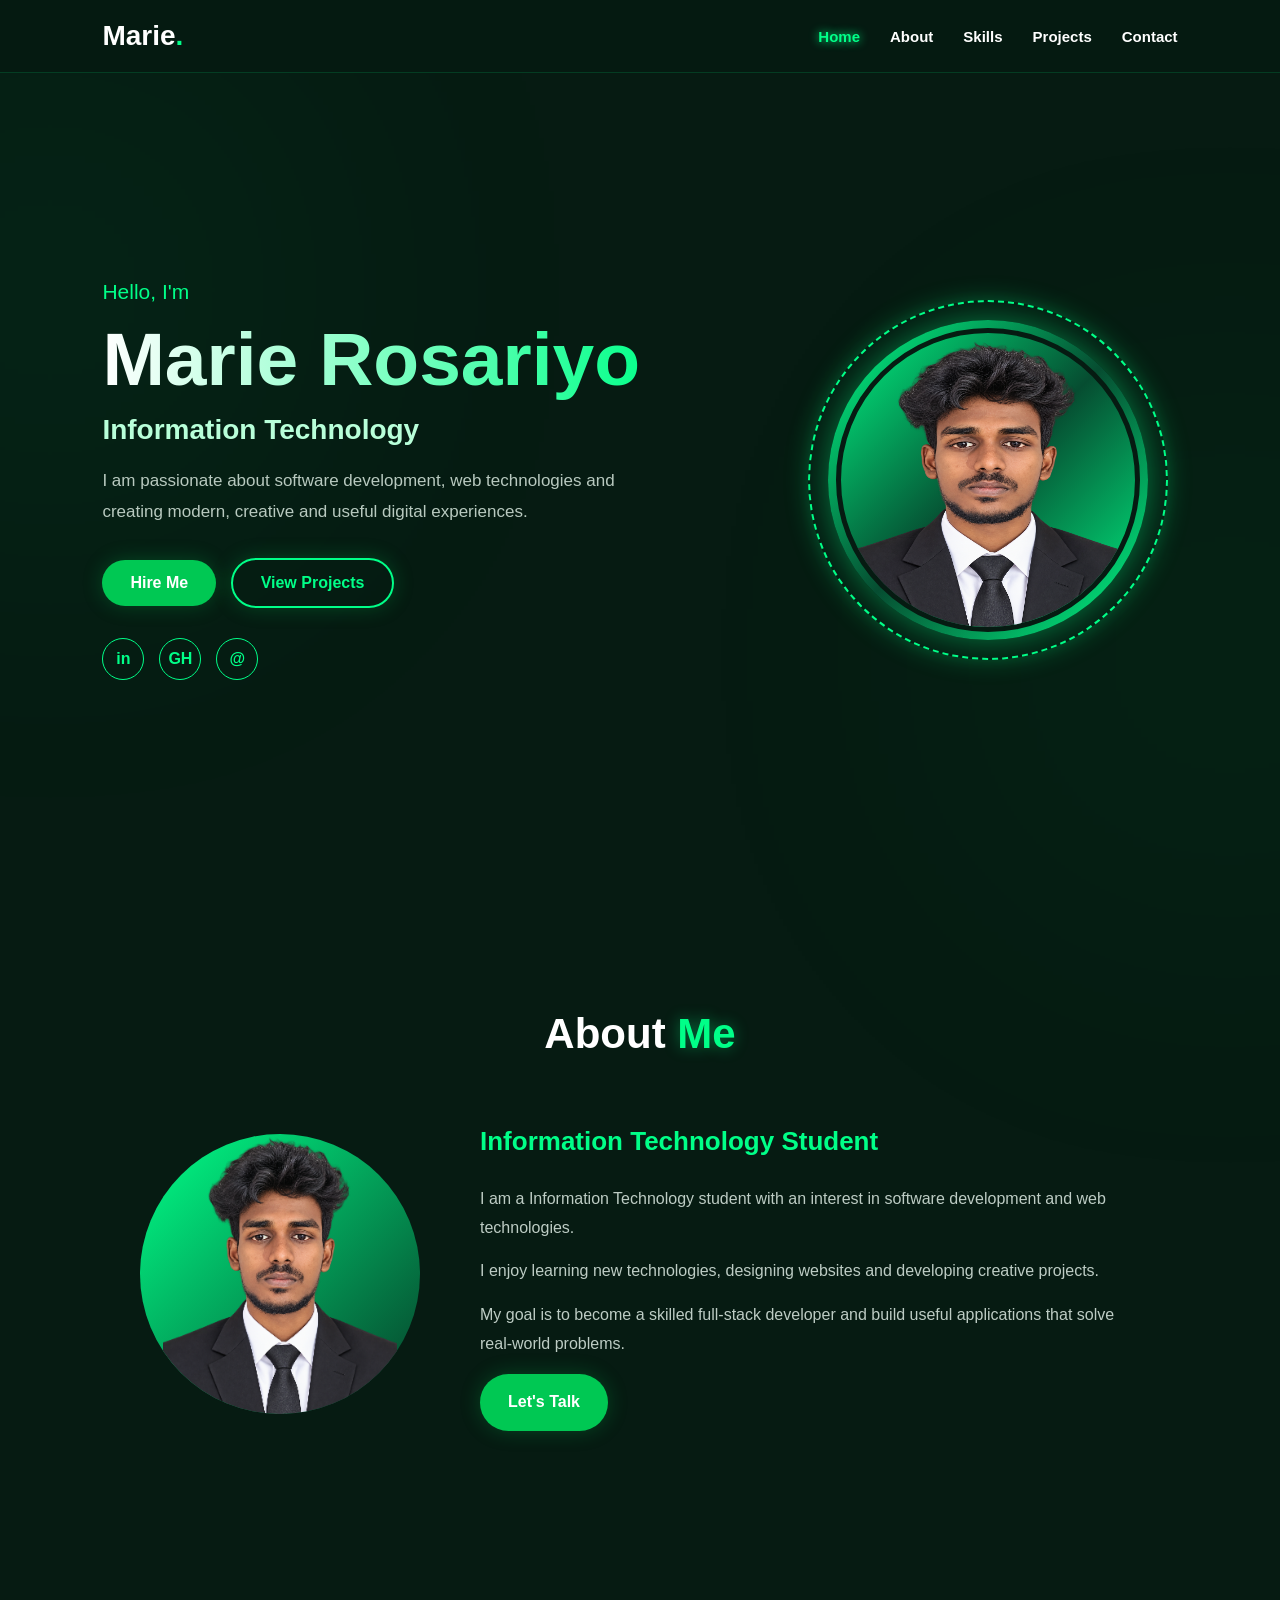
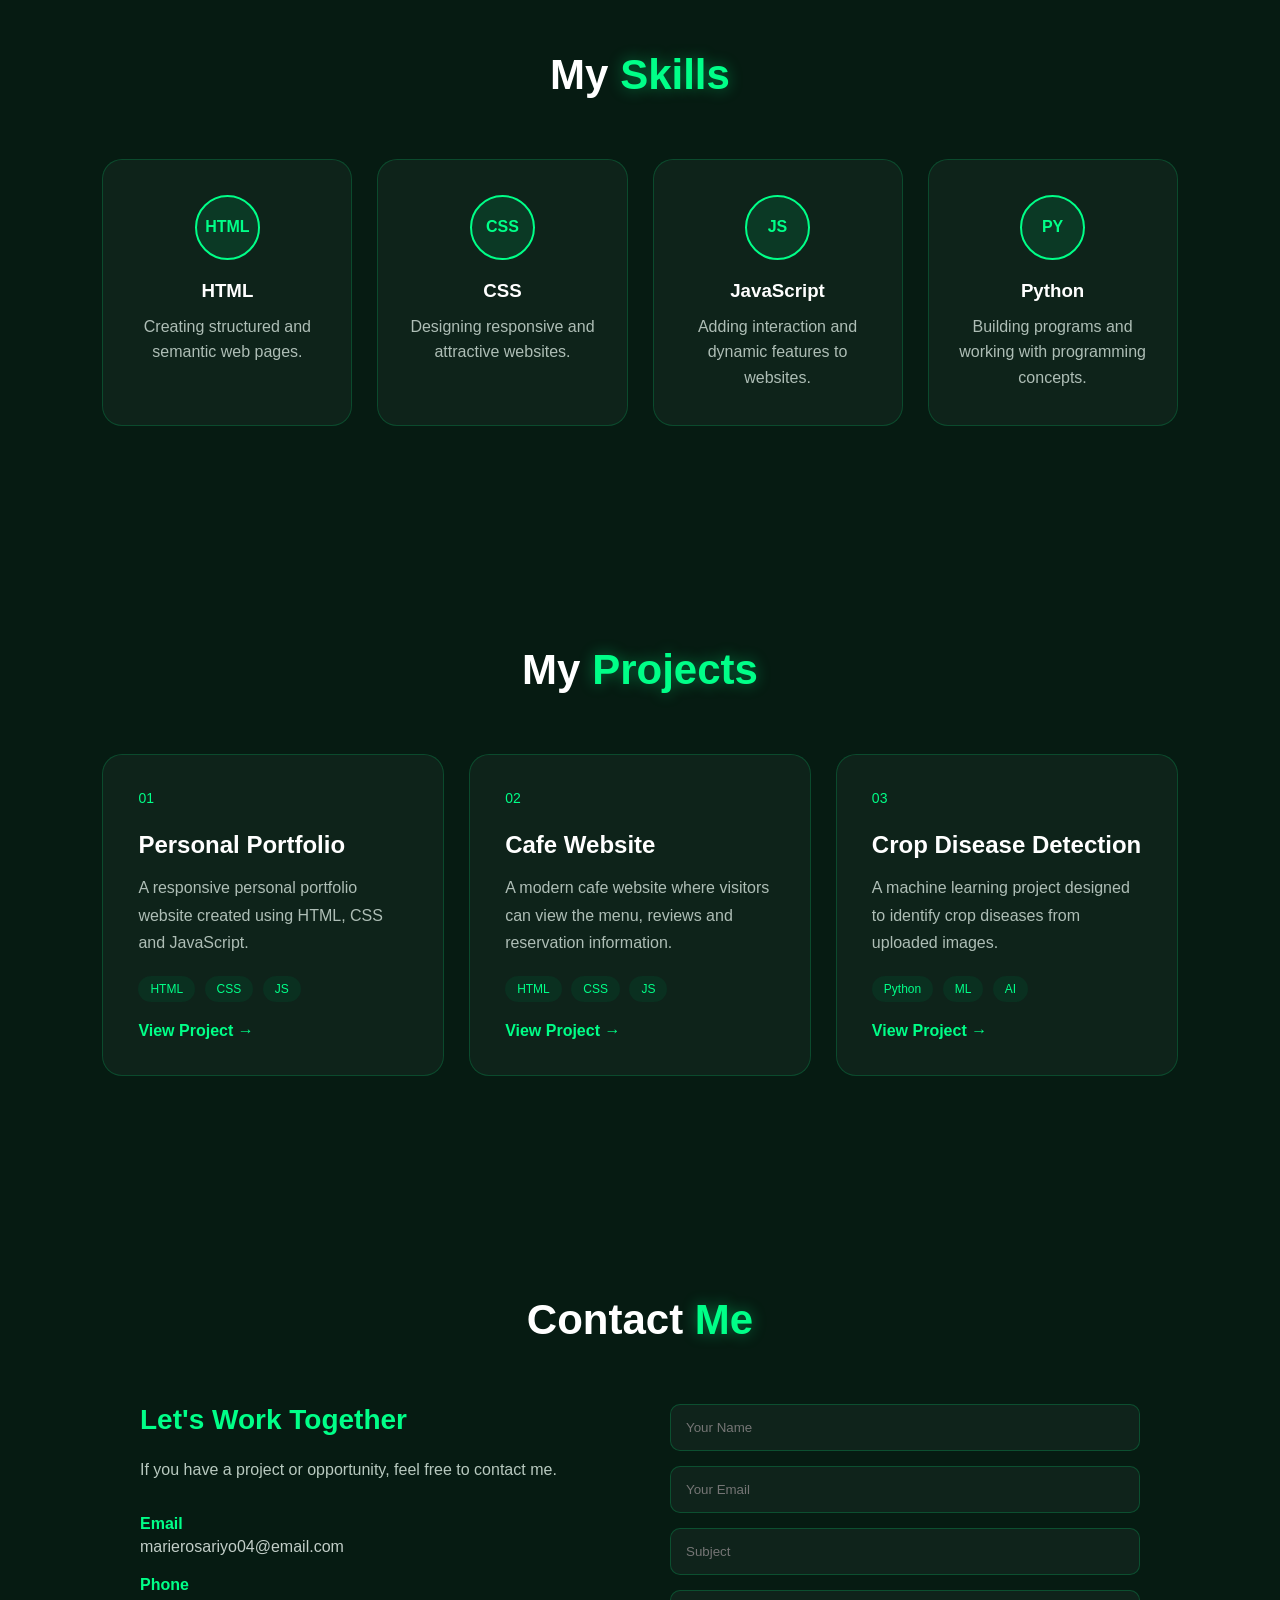
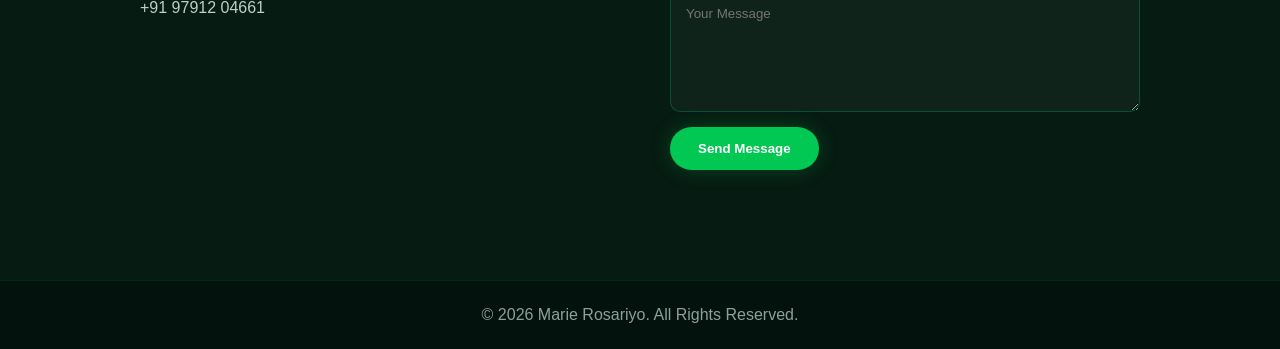
<file: project-1/index.html>
<!DOCTYPE html>
<html lang="en">
<head>
    <meta charset="UTF-8">
    <meta name="viewport" content="width=device-width, initial-scale=1.0">

    <title>Marie Rosariyo | Portfolio</title>

    <link rel="stylesheet" href="style.css">
</head>

<body>

    <!-- Header -->

    <header>

        <a href="#home" class="logo">
            Marie<span>.</span>
        </a>

        <nav id="navbar">

            <a href="#home" class="active">Home</a>
            <a href="#about">About</a>
            <a href="#skills">Skills</a>
            <a href="#projects">Projects</a>
            <a href="#contact">Contact</a>

        </nav>

        <div class="menu-icon" id="menu-icon">
            ☰
        </div>

    </header>


    <!-- Home Section -->

    <section class="home" id="home">

        <div class="home-content">

            <p class="hello">
                Hello, I'm
            </p>

            <h1>
                Marie Rosariyo
            </h1>

            <h2>
                Information Technology
            </h2>

            <p class="description">
                I am passionate about software development,
                web technologies and creating modern,
                creative and useful digital experiences.
            </p>

            <div class="buttons">

                <a href="#contact" class="btn">
                    Hire Me
                </a>

                <a href="#projects" class="btn outline">
                    View Projects
                </a>

            </div>

            <div class="social-links">

                <a href="#">in</a>
                <a href="#">GH</a>
                <a href="#">@</a>

            </div>

        </div>


        <!-- Profile Photo -->

        <div class="home-image">

            <div class="glow-circle"></div>

            <div class="photo-border">

                <img src="marie.png" alt="Marie Rosariyo">

            </div>

        </div>

    </section>


    <!-- About Section -->

    <section class="section" id="about">

        <h2 class="section-title">
            About <span>Me</span>
        </h2>

        <div class="about-container">

            <div class="about-image">

                <img src="marie.png" alt="Marie Rosariyo">

            </div>

            <div class="about-content">

                <h3>
                    Information Technology Student
                </h3>

                <p>
                    I am a Information Technology student with
                    an interest in software development and
                    web technologies.
                </p>

                <p>
                    I enjoy learning new technologies,
                    designing websites and developing
                    creative projects.
                </p>

                <p>
                    My goal is to become a skilled full-stack
                    developer and build useful applications
                    that solve real-world problems.
                </p>

                <a href="#contact" class="btn">
                    Let's Talk
                </a>

            </div>

        </div>

    </section>


    <!-- Skills Section -->

    <section class="section skills-section" id="skills">

        <h2 class="section-title">
            My <span>Skills</span>
        </h2>

        <div class="skills-container">

            <div class="skill-card">

                <div class="skill-icon">
                    HTML
                </div>

                <h3>HTML</h3>

                <p>
                    Creating structured and semantic
                    web pages.
                </p>

            </div>


            <div class="skill-card">

                <div class="skill-icon">
                    CSS
                </div>

                <h3>CSS</h3>

                <p>
                    Designing responsive and attractive
                    websites.
                </p>

            </div>


            <div class="skill-card">

                <div class="skill-icon">
                    JS
                </div>

                <h3>JavaScript</h3>

                <p>
                    Adding interaction and dynamic
                    features to websites.
                </p>

            </div>


            <div class="skill-card">

                <div class="skill-icon">
                    PY
                </div>

                <h3>Python</h3>

                <p>
                    Building programs and working
                    with programming concepts.
                </p>

            </div>

        </div>

    </section>


    <!-- Projects Section -->

    <section class="section" id="projects">

        <h2 class="section-title">
            My <span>Projects</span>
        </h2>

        <div class="projects-container">


            <div class="project-card">

                <div class="project-number">
                    01
                </div>

                <h3>
                    Personal Portfolio
                </h3>

                <p>
                    A responsive personal portfolio website
                    created using HTML, CSS and JavaScript.
                </p>

                <div class="project-tags">

                    <span>HTML</span>
                    <span>CSS</span>
                    <span>JS</span>

                </div>

                <a href="#" class="project-link">
                    View Project →
                </a>

            </div>


            <div class="project-card">

                <div class="project-number">
                    02
                </div>

                <h3>
                    Cafe Website
                </h3>

                <p>
                    A modern cafe website where visitors
                    can view the menu, reviews and
                    reservation information.
                </p>

                <div class="project-tags">

                    <span>HTML</span>
                    <span>CSS</span>
                    <span>JS</span>

                </div>

                <a href="#" class="project-link">
                    View Project →
                </a>

            </div>


            <div class="project-card">

                <div class="project-number">
                    03
                </div>

                <h3>
                    Crop Disease Detection
                </h3>

                <p>
                    A machine learning project designed
                    to identify crop diseases from
                    uploaded images.
                </p>

                <div class="project-tags">

                    <span>Python</span>
                    <span>ML</span>
                    <span>AI</span>

                </div>

                <a href="#" class="project-link">
                    View Project →
                </a>

            </div>

        </div>

    </section>


    <!-- Contact Section -->

    <section class="section contact-section" id="contact">

        <h2 class="section-title">
            Contact <span>Me</span>
        </h2>

        <div class="contact-container">

            <div class="contact-info">

                <h3>
                    Let's Work Together
                </h3>

                <p>
                    If you have a project or opportunity,
                    feel free to contact me.
                </p>

                <div class="contact-item">
                    <strong>Email</strong>
                    <p>marierosariyo04@email.com</p>
                </div>

                <div class="contact-item">
                    <strong>Phone</strong>
                    <p>+91 97912 04661</p>
                </div>

            </div>


            <form id="contact-form">

                <input
                    type="text"
                    id="name"
                    placeholder="Your Name"
                    required
                >

                <input
                    type="email"
                    id="email"
                    placeholder="Your Email"
                    required
                >

                <input
                    type="text"
                    id="subject"
                    placeholder="Subject"
                    required
                >

                <textarea
                    id="message"
                    rows="6"
                    placeholder="Your Message"
                    required
                ></textarea>

                <button type="submit" class="btn">
                    Send Message
                </button>

            </form>

        </div>

    </section>


    <!-- Footer -->

    <footer>

        <p>
            © 2026 Marie Rosariyo. All Rights Reserved.
        </p>

    </footer>


    <script src="script.js"></script>

</body>
</html>
</file>
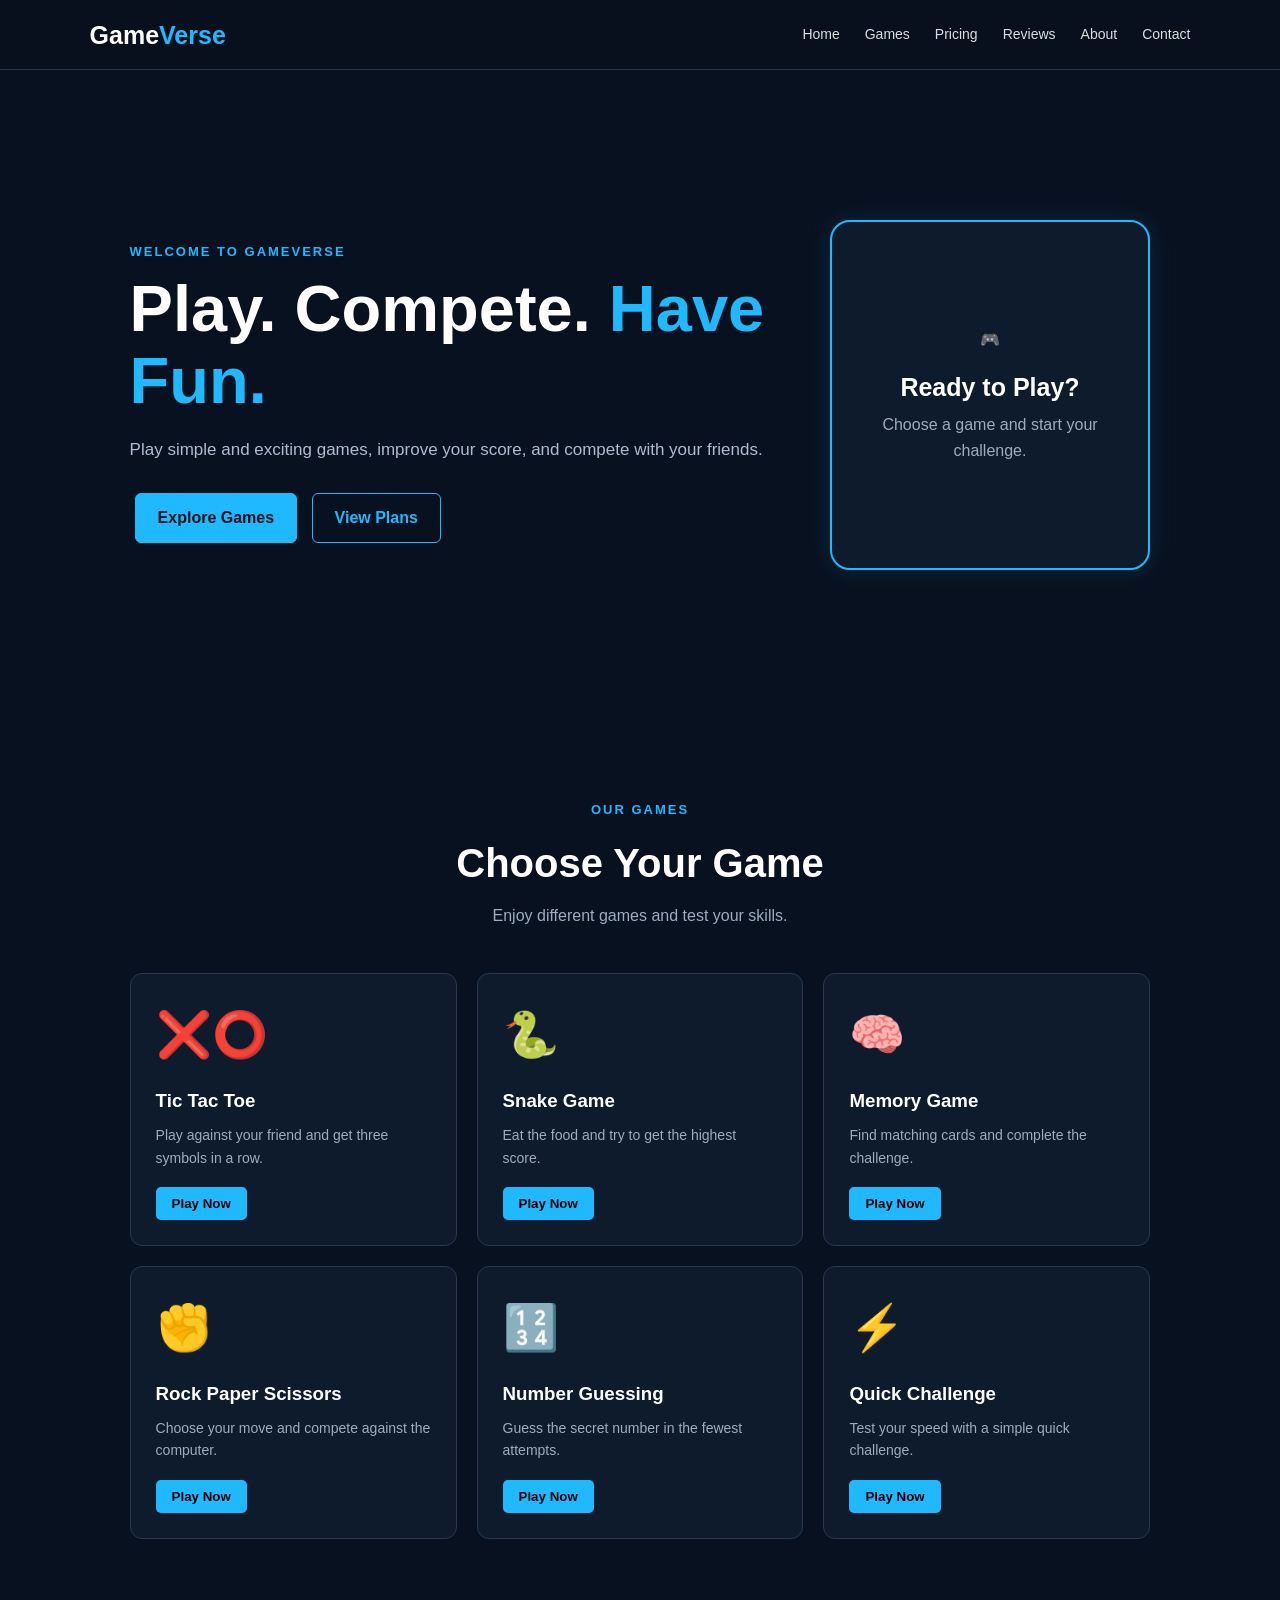
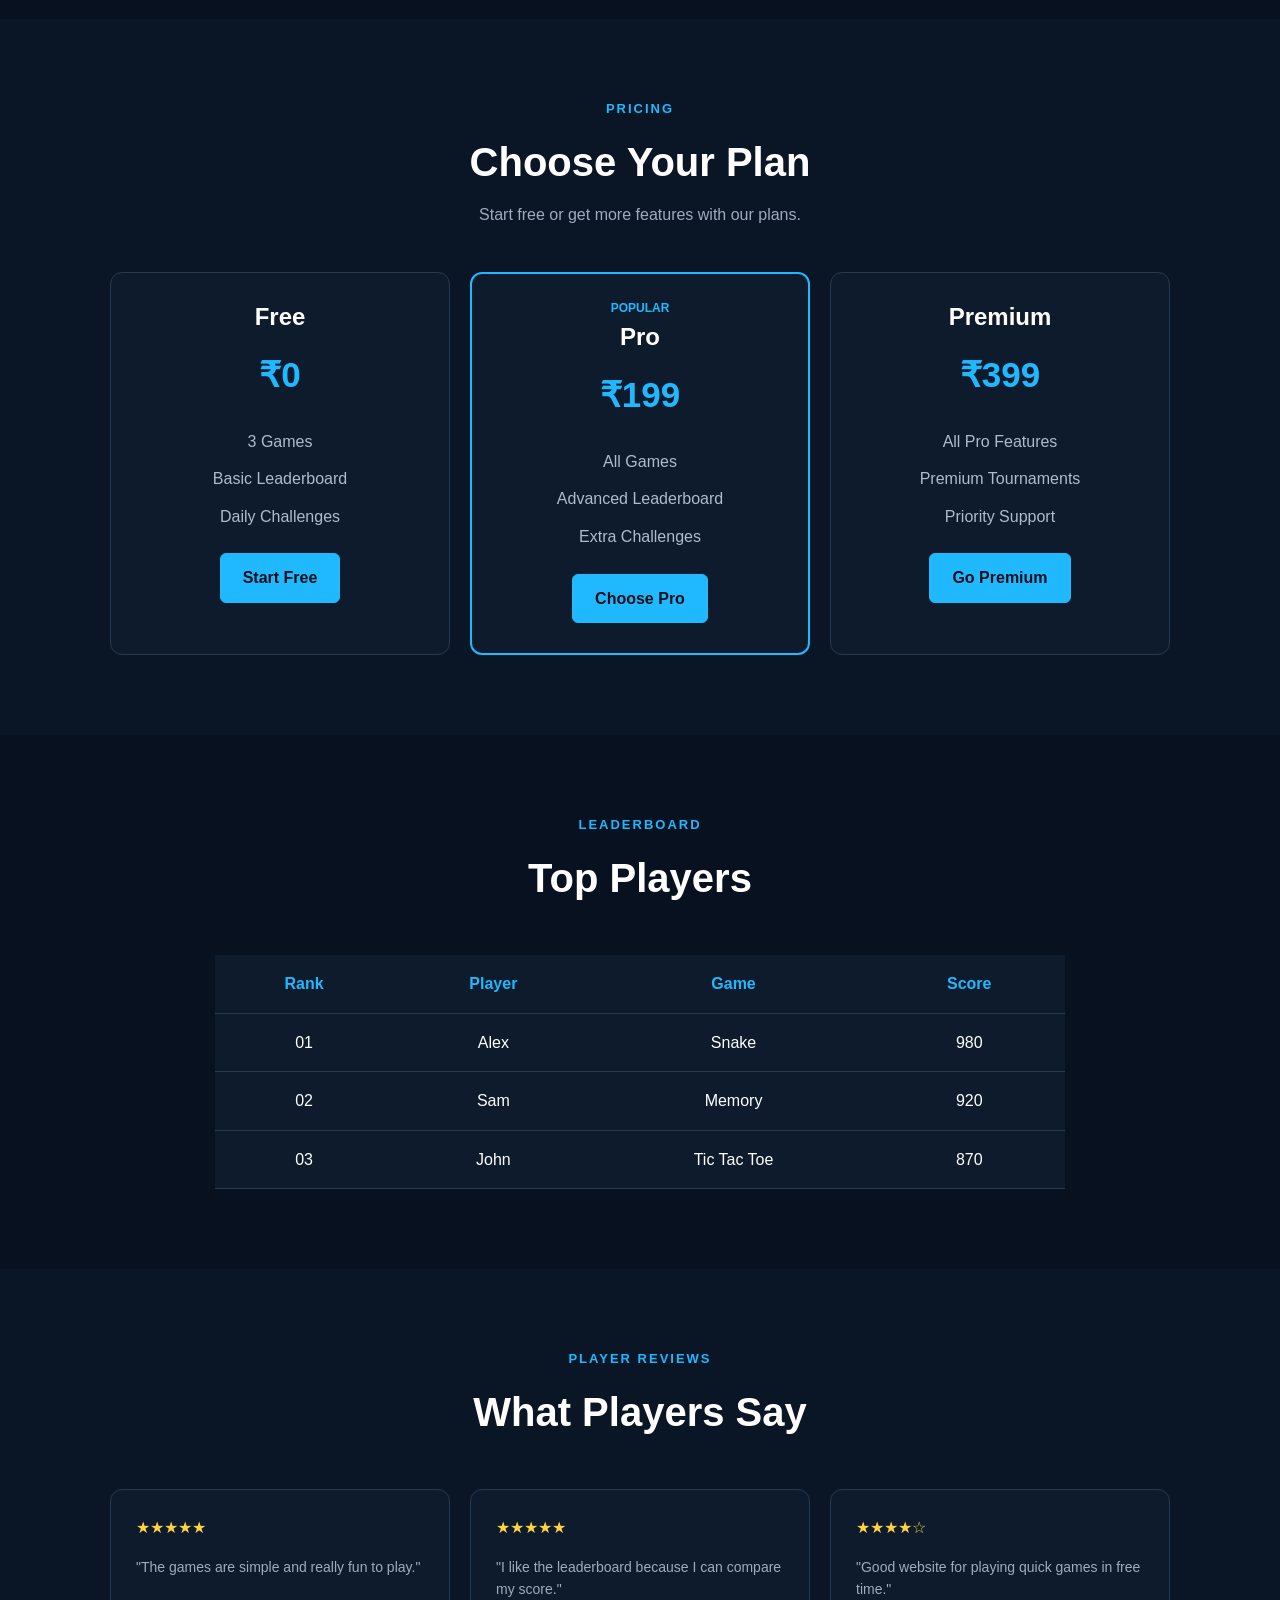
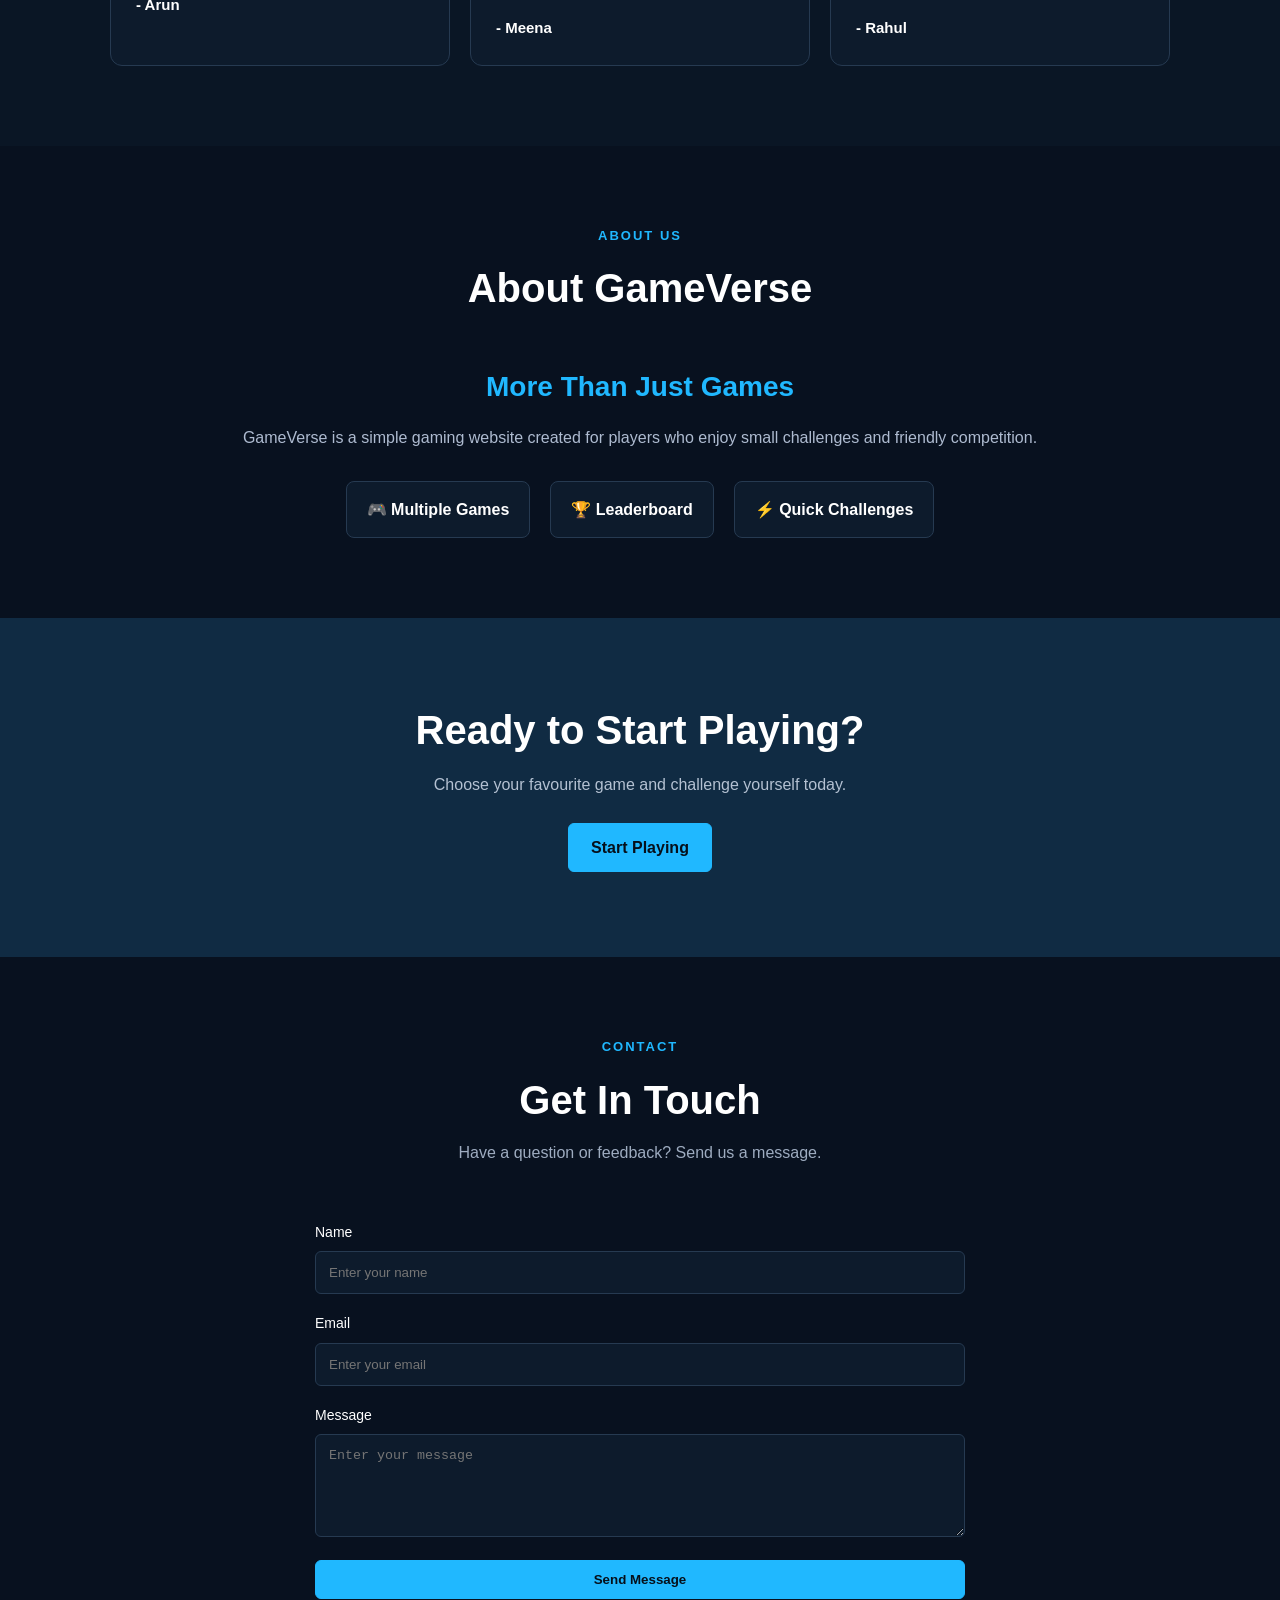
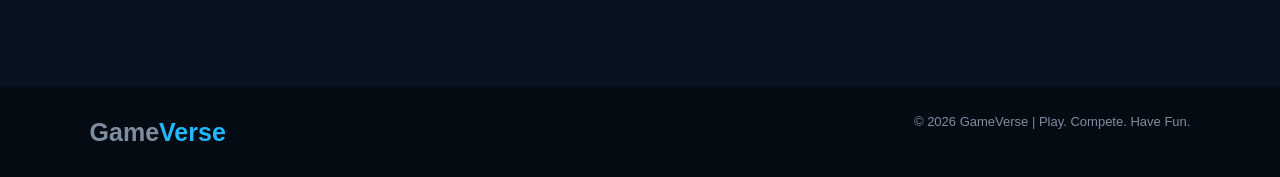
<file: project-2/index.html>
<!DOCTYPE html>
<html lang="en">
<head>
    <meta charset="UTF-8">
    <meta name="viewport" content="width=device-width, initial-scale=1.0">
    <title>GameVerse - Gaming Website</title>
    <link rel="stylesheet" href="style.css">
</head>
<body>

<header>
    <div class="logo">Game<span>Verse</span></div>

    <button id="menuBtn">☰</button>

    <nav id="nav">
        <a href="#home">Home</a>
        <a href="#games">Games</a>
        <a href="#pricing">Pricing</a>
        <a href="#reviews">Reviews</a>
        <a href="#about">About</a>
        <a href="#contact">Contact</a>
    </nav>
</header>

<!-- HERO -->
<section id="home" class="hero">
    <div class="hero-text">
        <p class="small-title">WELCOME TO GAMEVERSE</p>
        <h1>Play. Compete. <span>Have Fun.</span></h1>
        <p>
            Play simple and exciting games, improve your score,
            and compete with your friends.
        </p>

        <a href="#games" class="btn">Explore Games</a>
        <a href="#pricing" class="btn second">View Plans</a>
    </div>

    <div class="hero-box">
        🎮
        <h3>Ready to Play?</h3>
        <p>Choose a game and start your challenge.</p>
    </div>
</section>

<!-- FEATURES -->
<section id="games">
    <div class="title">
        <p class="small-title">OUR GAMES</p>
        <h2>Choose Your Game</h2>
        <p>Enjoy different games and test your skills.</p>
    </div>

    <div class="cards">

        <div class="card">
            <div class="emoji">❌⭕</div>
            <h3>Tic Tac Toe</h3>
            <p>Play against your friend and get three symbols in a row.</p>
            <button class="play" data-game="Tic Tac Toe">Play Now</button>
        </div>

        <div class="card">
            <div class="emoji">🐍</div>
            <h3>Snake Game</h3>
            <p>Eat the food and try to get the highest score.</p>
            <button class="play" data-game="Snake Game">Play Now</button>
        </div>

        <div class="card">
            <div class="emoji">🧠</div>
            <h3>Memory Game</h3>
            <p>Find matching cards and complete the challenge.</p>
            <button class="play" data-game="Memory Game">Play Now</button>
        </div>

        <div class="card">
            <div class="emoji">✊</div>
            <h3>Rock Paper Scissors</h3>
            <p>Choose your move and compete against the computer.</p>
            <button class="play" data-game="Rock Paper Scissors">Play Now</button>
        </div>

        <div class="card">
            <div class="emoji">🔢</div>
            <h3>Number Guessing</h3>
            <p>Guess the secret number in the fewest attempts.</p>
            <button class="play" data-game="Number Guessing">Play Now</button>
        </div>

        <div class="card">
            <div class="emoji">⚡</div>
            <h3>Quick Challenge</h3>
            <p>Test your speed with a simple quick challenge.</p>
            <button class="play" data-game="Quick Challenge">Play Now</button>
        </div>

    </div>
</section>

<!-- PRICING -->
<section id="pricing" class="dark-section">
    <div class="title">
        <p class="small-title">PRICING</p>
        <h2>Choose Your Plan</h2>
        <p>Start free or get more features with our plans.</p>
    </div>

    <div class="pricing">

        <div class="price-card">
            <h3>Free</h3>
            <h4>₹0</h4>
            <p>3 Games</p>
            <p>Basic Leaderboard</p>
            <p>Daily Challenges</p>
            <a href="#contact" class="btn">Start Free</a>
        </div>

        <div class="price-card popular">
            <p class="popular-text">POPULAR</p>
            <h3>Pro</h3>
            <h4>₹199</h4>
            <p>All Games</p>
            <p>Advanced Leaderboard</p>
            <p>Extra Challenges</p>
            <a href="#contact" class="btn">Choose Pro</a>
        </div>

        <div class="price-card">
            <h3>Premium</h3>
            <h4>₹399</h4>
            <p>All Pro Features</p>
            <p>Premium Tournaments</p>
            <p>Priority Support</p>
            <a href="#contact" class="btn">Go Premium</a>
        </div>

    </div>
</section>

<!-- LEADERBOARD -->
<section>
    <div class="title">
        <p class="small-title">LEADERBOARD</p>
        <h2>Top Players</h2>
    </div>

    <div class="table-box">
        <table>
            <tr>
                <th>Rank</th>
                <th>Player</th>
                <th>Game</th>
                <th>Score</th>
            </tr>
            <tr>
                <td>01</td>
                <td>Alex</td>
                <td>Snake</td>
                <td>980</td>
            </tr>
            <tr>
                <td>02</td>
                <td>Sam</td>
                <td>Memory</td>
                <td>920</td>
            </tr>
            <tr>
                <td>03</td>
                <td>John</td>
                <td>Tic Tac Toe</td>
                <td>870</td>
            </tr>
        </table>
    </div>
</section>

<!-- TESTIMONIALS -->
<section id="reviews" class="dark-section">
    <div class="title">
        <p class="small-title">PLAYER REVIEWS</p>
        <h2>What Players Say</h2>
    </div>

    <div class="cards">

        <div class="review">
            <div class="stars">★★★★★</div>
            <p>"The games are simple and really fun to play."</p>
            <h3>- Arun</h3>
        </div>

        <div class="review">
            <div class="stars">★★★★★</div>
            <p>"I like the leaderboard because I can compare my score."</p>
            <h3>- Meena</h3>
        </div>

        <div class="review">
            <div class="stars">★★★★☆</div>
            <p>"Good website for playing quick games in free time."</p>
            <h3>- Rahul</h3>
        </div>

    </div>
</section>

<!-- ABOUT -->
<section id="about">
    <div class="title">
        <p class="small-title">ABOUT US</p>
        <h2>About GameVerse</h2>
    </div>

    <div class="about">
        <h3>More Than Just Games</h3>
        <p>
            GameVerse is a simple gaming website created for players
            who enjoy small challenges and friendly competition.
        </p>

        <div class="about-features">
            <div>🎮 <b>Multiple Games</b></div>
            <div>🏆 <b>Leaderboard</b></div>
            <div>⚡ <b>Quick Challenges</b></div>
        </div>
    </div>
</section>

<!-- CTA -->
<section class="cta">
    <h2>Ready to Start Playing?</h2>
    <p>Choose your favourite game and challenge yourself today.</p>
    <a href="#games" class="btn">Start Playing</a>
</section>

<!-- CONTACT -->
<section id="contact">
    <div class="title">
        <p class="small-title">CONTACT</p>
        <h2>Get In Touch</h2>
        <p>Have a question or feedback? Send us a message.</p>
    </div>

    <form id="contactForm">
        <label>Name</label>
        <input type="text" id="name" placeholder="Enter your name" required>

        <label>Email</label>
        <input type="email" placeholder="Enter your email" required>

        <label>Message</label>
        <textarea rows="5" placeholder="Enter your message" required></textarea>

        <button class="btn" type="submit">Send Message</button>

        <p id="message"></p>
    </form>
</section>

<footer>
    <div class="logo">Game<span>Verse</span></div>
    <p>© 2026 GameVerse | Play. Compete. Have Fun.</p>
</footer>

<script src="script.js"></script>
</body>
</html>
</file>
<file: project-1/style.css>
/* =========================
   BASIC RESET
========================= */

* {
    margin: 0;
    padding: 0;
    box-sizing: border-box;
    scroll-behavior: smooth;
}

body {
    font-family: Arial, sans-serif;
    background: #061b12;
    color: #ffffff;
    overflow-x: hidden;
}

body::before {
    content: "";
    position: fixed;
    width: 400px;
    height: 400px;
    background: #00ff88;
    filter: blur(180px);
    opacity: 0.08;
    top: 10%;
    left: -150px;
    z-index: -1;
}

body::after {
    content: "";
    position: fixed;
    width: 400px;
    height: 400px;
    background: #00c853;
    filter: blur(180px);
    opacity: 0.08;
    bottom: 5%;
    right: -150px;
    z-index: -1;
}


/* =========================
   HEADER
========================= */

header {
    position: fixed;
    top: 0;
    left: 0;

    width: 100%;

    padding: 20px 8%;

    display: flex;
    justify-content: space-between;
    align-items: center;

    background: rgba(6, 27, 18, 0.88);

    backdrop-filter: blur(15px);

    border-bottom: 1px solid rgba(0, 255, 136, 0.15);

    z-index: 1000;
}

.logo {
    text-decoration: none;
    color: #ffffff;

    font-size: 28px;
    font-weight: bold;
}

.logo span {
    color: #00ff88;
}

nav {
    display: flex;
    gap: 30px;
}

nav a {
    color: #ffffff;

    text-decoration: none;

    font-size: 15px;
    font-weight: bold;

    transition: 0.3s;
}

nav a:hover,
nav a.active {
    color: #00ff88;

    text-shadow:
        0 0 10px #00ff88;
}

.menu-icon {
    display: none;

    color: #00ff88;

    font-size: 28px;

    cursor: pointer;
}


/* =========================
   HOME
========================= */

.home {
    min-height: 100vh;

    padding: 130px 8% 70px;

    display: flex;

    justify-content: space-between;

    align-items: center;

    gap: 70px;
}

.home-content {
    max-width: 620px;

    animation: slideLeft 1s ease;
}

.hello {
    color: #00ff88;

    font-size: 21px;

    margin-bottom: 12px;
}

.home h1 {
    font-size: clamp(45px, 6vw, 75px);

    margin-bottom: 12px;

    background:
        linear-gradient(
            90deg,
            #ffffff,
            #00ff88
        );

    -webkit-background-clip: text;

    -webkit-text-fill-color: transparent;
}

.home h2 {
    color: #b8ffd9;

    font-size: 28px;

    margin-bottom: 20px;
}

.description {
    color: #b8c9bf;

    line-height: 1.8;

    font-size: 17px;

    max-width: 560px;
}


/* =========================
   BUTTONS
========================= */

.buttons {
    margin-top: 30px;
}

.btn {
    display: inline-block;

    padding: 14px 28px;

    border-radius: 30px;

    background: #00c853;

    color: #ffffff;

    text-decoration: none;

    font-weight: bold;

    border: none;

    cursor: pointer;

    transition: 0.4s;

    box-shadow:
        0 0 20px rgba(0, 200, 83, 0.25);
}

.btn:hover {
    background: #00ff88;

    color: #052015;

    transform: translateY(-5px);

    box-shadow:
        0 0 30px #00ff88;
}

.outline {
    margin-left: 10px;

    background: transparent;

    border: 2px solid #00ff88;

    color: #00ff88;
}

.outline:hover {
    background: #00ff88;
}


/* =========================
   SOCIAL
========================= */

.social-links {
    display: flex;

    gap: 15px;

    margin-top: 30px;
}

.social-links a {
    width: 42px;
    height: 42px;

    display: flex;

    justify-content: center;
    align-items: center;

    border: 1px solid #00ff88;

    border-radius: 50%;

    color: #00ff88;

    text-decoration: none;

    font-weight: bold;

    transition: 0.3s;
}

.social-links a:hover {
    background: #00ff88;

    color: #061b12;

    transform: translateY(-5px);

    box-shadow:
        0 0 20px #00ff88;
}


/* =========================
   PROFILE PHOTO
========================= */

.home-image {
    position: relative;

    width: 380px;
    height: 380px;

    display: flex;

    justify-content: center;
    align-items: center;

    animation: float 4s ease-in-out infinite;
}

.photo-border {
    width: 320px;
    height: 320px;

    border-radius: 50%;

    padding: 8px;

    background:
        linear-gradient(
            135deg,
            #00ff88,
            #064d31,
            #00ff88
        );

    box-shadow:
        0 0 30px rgba(0,255,136,0.4);
    
    z-index: 2;
}

.photo-border img {
    width: 100%;
    height: 100%;


    border-radius: 50%;
    padding-top: 5px;
    border: 5px solid #061b12;
    position: relative;
    display: block;
}

.glow-circle {
    position: absolute;

    width: 360px;
    height: 360px;

    border-radius: 50%;

    border: 2px dashed #00ff88;

    animation: rotate 10s linear infinite;

    box-shadow:
        0 0 25px rgba(0,255,136,0.25);
}


/* =========================
   SECTIONS
========================= */

.section {
    padding: 110px 8%;
}

.section-title {
    text-align: center;

    font-size: 42px;

    margin-bottom: 60px;
}

.section-title span {
    color: #00ff88;

    text-shadow:
        0 0 15px rgba(0,255,136,0.4);
}


/* =========================
   ABOUT
========================= */

.about-container {
    max-width: 1000px;

    margin: auto;

    display: flex;
    
    align-items: center;

    gap: 60px;
}

.about-image {
    width: 280px;
    height: 280px;
    display: flex;
    flex-shrink: 0;
    justify-content: center;
  overflow: hidden;
    border-radius: 50%;
  
    background:
        linear-gradient(
            135deg,
            #00ff88,
            #063e28
        );
}

.about-image img {
    width: 100%;
    height: 100%;
   
    object-fit: contain;
    background: transparent;
    border-radius: 0px;
    position: relative;
}

.about-content {
    color: #bdccc4;

    line-height: 1.8;
}

.about-content h3 {
    color: #00ff88;

    font-size: 26px;

    margin-bottom: 20px;
}

.about-content p {
    margin-bottom: 15px;
}


/* =========================
   SKILLS
========================= */

.skills-container {
    max-width: 1100px;

    margin: auto;

    display: grid;

    grid-template-columns:
        repeat(4, 1fr);

    gap: 25px;
}

.skill-card {
    padding: 35px 20px;

    text-align: center;

    background:
        rgba(255,255,255,0.035);

    border:
        1px solid rgba(0,255,136,0.18);

    border-radius: 20px;

    transition: 0.4s;
}

.skill-card:hover {
    transform: translateY(-12px);

    border-color: #00ff88;

    box-shadow:
        0 0 30px rgba(0,255,136,0.18);
}

.skill-icon {
    width: 65px;
    height: 65px;

    margin: 0 auto 20px;

    display: flex;

    justify-content: center;
    align-items: center;

    border-radius: 50%;

    background: #0b3925;

    color: #00ff88;

    border: 2px solid #00ff88;

    font-weight: bold;

    transition: 0.4s;
}

.skill-card:hover .skill-icon {
    background: #00ff88;

    color: #061b12;

    box-shadow:
        0 0 20px #00ff88;
}

.skill-card h3 {
    color: #ffffff;

    margin-bottom: 12px;
}

.skill-card p {
    color: #aebeb6;

    line-height: 1.6;
}


/* =========================
   PROJECTS
========================= */

.projects-container {
    max-width: 1100px;

    margin: auto;

    display: grid;

    grid-template-columns:
        repeat(3, 1fr);

    gap: 25px;
}

.project-card {
    position: relative;

    padding: 35px;

    min-height: 280px;

    background:
        rgba(255,255,255,0.035);

    border:
        1px solid rgba(0,255,136,0.18);

    border-radius: 20px;

    overflow: hidden;

    transition: 0.4s;
}

.project-card::before {
    content: "";

    position: absolute;

    width: 100%;
    height: 3px;

    top: 0;
    left: -100%;

    background: #00ff88;

    transition: 0.5s;
}

.project-card:hover::before {
    left: 0;
}

.project-card:hover {
    transform: translateY(-12px);

    border-color: #00ff88;

    box-shadow:
        0 0 30px rgba(0,255,136,0.18);
}

.project-number {
    color: #00ff88;

    font-size: 14px;

    margin-bottom: 25px;
}

.project-card h3 {
    font-size: 24px;

    color: #ffffff;

    margin-bottom: 15px;
}

.project-card p {
    color: #aebeb6;

    line-height: 1.7;
}

.project-tags {
    margin-top: 20px;
}

.project-tags span {
    display: inline-block;

    padding: 6px 12px;

    margin-right: 5px;

    border-radius: 15px;

    font-size: 12px;

    color: #00ff88;

    background: #0a3020;
}

.project-link {
    display: inline-block;

    margin-top: 20px;

    color: #00ff88;

    text-decoration: none;

    font-weight: bold;
}

.project-link:hover {
    text-shadow:
        0 0 10px #00ff88;
}


/* =========================
   CONTACT
========================= */

.contact-container {
    max-width: 1000px;

    margin: auto;

    display: grid;

    grid-template-columns: 1fr 1fr;

    gap: 60px;
}

.contact-info h3 {
    color: #00ff88;

    font-size: 28px;

    margin-bottom: 20px;
}

.contact-info > p {
    color: #b8c9bf;

    line-height: 1.8;

    margin-bottom: 30px;
}

.contact-item {
    margin-bottom: 20px;
}

.contact-item strong {
    color: #00ff88;
}

.contact-item p {
    color: #c2cec8;

    margin-top: 5px;
}


/* FORM */

form {
    display: flex;

    flex-direction: column;

    gap: 15px;
}

input,
textarea {
    width: 100%;

    padding: 15px;

    border: 1px solid rgba(0,255,136,0.2);

    border-radius: 10px;

    background: rgba(255,255,255,0.04);

    color: #ffffff;

    outline: none;

    font-family: inherit;

    transition: 0.3s;
}

input:focus,
textarea:focus {
    border-color: #00ff88;

    box-shadow:
        0 0 15px rgba(0,255,136,0.15);
}

textarea {
    resize: vertical;
}

form .btn {
    width: fit-content;
}


/* =========================
   FOOTER
========================= */

footer {
    padding: 25px;

    text-align: center;

    background: #03120c;

    color: #8da198;

    border-top:
        1px solid rgba(0,255,136,0.1);
}

/* =========================
   ANIMATIONS
========================= */

@keyframes slideLeft {

    from {
        opacity: 0;
        transform: translateX(-70px);
    }

    to {
        opacity: 1;
        transform: translateX(0);
    }

}

@keyframes float {

    0%,
    100% {
        transform: translateY(0);
    }

    50% {
        transform: translateY(-15px);
    }

}

@keyframes rotate {

    from {
        transform: rotate(0deg);
    }

    to {
        transform: rotate(360deg);
    }

}


/* =========================
   RESPONSIVE
========================= */

@media (max-width: 900px) {

    .menu-icon {
        display: block;
    }

    nav {
        position: absolute;

        top: 70px;
        right: -100%;

        width: 220px;

        padding: 25px;

        flex-direction: column;

        background: #09271a;

        border:
            1px solid rgba(0,255,136,0.2);

        border-radius: 10px;

        transition: 0.4s;
    }

    nav.active {
        right: 5%;
    }

    nav a {
        margin: 5px 0;
    }

    .home {
        flex-direction: column-reverse;

        text-align: center;

        padding-top: 150px;
    }

    .social-links {
        justify-content: center;
    }

    .about-container {
        flex-direction: column;

        text-align: center;
    }

    .skills-container {
        grid-template-columns: 1fr 1fr;
    }

    .projects-container {
        grid-template-columns: 1fr;
    }

    .contact-container {
        grid-template-columns: 1fr;
    }

}


@media (max-width: 500px) {

    .home {
        padding-top: 130px;
        padding-bottom: 70px;
        gap: 40px;
    }

    .home-image {
        position: relative;
        top: auto;

        width: 280px;
        height: 280px;

        display: flex;
        justify-content: center;
        align-items: center;

        margin: 0 auto;

        animation: float 4s ease-in-out infinite;
    }

    .photo-border {
        width: 250px;
        height: 250px;

        border-radius: 50%;
        padding: 5px;

        border: 3px solid #00ff88;

        background: transparent;

        box-shadow:
            0 0 20px rgba(0, 255, 136, 0.5),
            0 0 50px rgba(0, 225, 136, 0.2);

        display: flex;
        justify-content: center;
        align-items: center;

        z-index: 2;
    }

    .photo-border img {
        width: 100%;
        height: 100%;

        object-fit: cover;

        border: none;
        border-radius: 50%;

        display: block;
        background: transparent;
    }

    .glow-circle {
        position: absolute;

        width: 270px;
        height: 270px;

        border-radius: 50%;

        border: 2px dashed #00ff88;

        animation: rotate 10s linear infinite;

        box-shadow:
            0 0 25px rgba(0, 225, 136, 0.25);
    }

    .home h1 {
        font-size: 42px;
    }

    .home h2 {
        font-size: 21px;
    }

    .skills-container {
        grid-template-columns: 1fr;
    }

    .section {
        padding: 80px 6%;
    }

    .home h1 {
        font-size: 42px;
    }

    .home h2 {
        font-size: 21px;
    }

    .skills-container {
        grid-template-columns: 1fr;
    }

    .section {
        padding: 80px 6%;
    }
   
}
</file>
<file: project-2/style.css>
* {
    margin: 0;
    padding: 0;
    box-sizing: border-box;
    scroll-behavior: smooth;
}

body {
    font-family: Arial, sans-serif;
    background: #08111f;
    color: white;
    line-height: 1.6;
}

header {
    position: sticky;
    top: 0;
    z-index: 100;
    height: 70px;
    padding: 0 7%;
    display: flex;
    align-items: center;
    justify-content: space-between;
    background: #07101c;
    border-bottom: 1px solid #24364d;
}

.logo {
    font-size: 25px;
    font-weight: bold;
}

.logo span,
.small-title,
h1 span {
    color: #20b8ff;
}

nav {
    display: flex;
    gap: 25px;
}

nav a {
    color: #ddd;
    text-decoration: none;
    font-size: 14px;
}

nav a:hover {
    color: #20b8ff;
}

#menuBtn {
    display: none;
    background: none;
    border: 0;
    color: white;
    font-size: 25px;
}

section {
    padding: 80px 7%;
    max-width: 1200px;
    margin: auto;
}

.hero {
    min-height: 650px;
    display: flex;
    align-items: center;
    justify-content: space-between;
    gap: 50px;
}

.hero-text {
    max-width: 650px;
}

.small-title {
    font-size: 13px;
    font-weight: bold;
    letter-spacing: 2px;
    margin-bottom: 10px;
}

h1 {
    font-size: 65px;
    line-height: 1.1;
    margin-bottom: 20px;
}

.hero-text > p:not(.small-title) {
    color: #aebbd0;
    font-size: 17px;
    margin-bottom: 25px;
}

.btn {
    display: inline-block;
    padding: 11px 22px;
    border: 1px solid #20b8ff;
    border-radius: 6px;
    background: #20b8ff;
    color: #06101b;
    text-decoration: none;
    font-weight: bold;
    cursor: pointer;
    margin: 5px;
}

.btn:hover {
    background: transparent;
    color: #20b8ff;
}

.btn.second {
    background: transparent;
    color: #20b8ff;
}

.hero-box {
    width: 350px;
    height: 350px;
    border: 2px solid #20b8ff;
    border-radius: 20px;
    background: #0d1b2c;
    display: flex;
    flex-direction: column;
    align-items: center;
    justify-content: center;
    text-align: center;
    box-shadow: 0 0 25px rgba(32, 184, 255, .15);
}

.hero-box:first-line {
    font-size: 80px;
}

.hero-box h3 {
    font-size: 25px;
    margin: 15px 0 5px;
}

.hero-box p {
    color: #9eacc0;
    padding: 0 30px;
}

.title {
    text-align: center;
    margin-bottom: 45px;
}

.title h2 {
    font-size: 40px;
    margin-bottom: 8px;
}

.title > p:last-child {
    color: #9eacc0;
}

.cards {
    display: grid;
    grid-template-columns: repeat(3, 1fr);
    gap: 20px;
}

.card,
.review,
.price-card {
    background: #0d1b2c;
    border: 1px solid #263a51;
    border-radius: 12px;
    padding: 25px;
}

.card:hover,
.review:hover,
.price-card:hover {
    border-color: #20b8ff;
    transform: translateY(-4px);
    transition: .2s;
}

.emoji {
    font-size: 45px;
    margin-bottom: 15px;
}

.card h3 {
    margin-bottom: 8px;
}

.card p,
.review p {
    color: #9eacc0;
    font-size: 14px;
}

.play {
    margin-top: 18px;
    padding: 9px 16px;
    background: #20b8ff;
    border: 0;
    border-radius: 5px;
    font-weight: bold;
    cursor: pointer;
}

.dark-section {
    max-width: none;
    background: #0a1625;
}

.dark-section > * {
    max-width: 1060px;
    margin-left: auto;
    margin-right: auto;
}

.pricing {
    display: grid;
    grid-template-columns: repeat(3, 1fr);
    gap: 20px;
}

.price-card {
    text-align: center;
}

.price-card h3 {
    font-size: 24px;
}

.price-card h4 {
    color: #20b8ff;
    font-size: 35px;
    margin: 10px 0 20px;
}

.price-card p:not(.popular-text) {
    color: #aebbd0;
    padding: 6px;
}

.price-card .btn {
    margin-top: 18px;
}

.popular {
    border: 2px solid #20b8ff;
}

.popular-text {
    color: #20b8ff;
    font-size: 12px;
    font-weight: bold;
}

.table-box {
    max-width: 850px;
    margin: auto;
    overflow-x: auto;
}

table {
    width: 100%;
    border-collapse: collapse;
    background: #0d1b2c;
}

th,
td {
    padding: 16px;
    text-align: center;
    border-bottom: 1px solid #263a51;
}

th {
    color: #20b8ff;
}

.review .stars {
    color: #ffd23f;
    margin-bottom: 15px;
}

.review h3 {
    margin-top: 15px;
    font-size: 15px;
}

.about {
    max-width: 850px;
    margin: auto;
    text-align: center;
}

.about h3 {
    font-size: 28px;
    color: #20b8ff;
    margin-bottom: 15px;
}

.about p {
    color: #aebbd0;
}

.about-features {
    display: flex;
    justify-content: center;
    gap: 20px;
    margin-top: 30px;
    flex-wrap: wrap;
}

.about-features div {
    padding: 15px 20px;
    background: #0d1b2c;
    border: 1px solid #263a51;
    border-radius: 8px;
}

.cta {
    max-width: none;
    text-align: center;
    background: #102b43;
}

.cta h2 {
    font-size: 40px;
}

.cta p {
    color: #b4c1d2;
    margin: 10px 0 20px;
}

form {
    max-width: 650px;
    margin: auto;
    display: flex;
    flex-direction: column;
    gap: 8px;
}

form label {
    margin-top: 10px;
    font-size: 14px;
}

input,
textarea {
    padding: 13px;
    background: #0d1b2c;
    color: white;
    border: 1px solid #263a51;
    border-radius: 6px;
    outline: none;
}

input:focus,
textarea:focus {
    border-color: #20b8ff;
}

form .btn {
    margin: 15px 0 0;
}

#message {
    color: #4ee58a;
    text-align: center;
}

footer {
    padding: 25px 7%;
    background: #050b13;
    display: flex;
    justify-content: space-between;
    gap: 20px;
    color: #7f8da1;
    font-size: 13px;
}

@media (max-width: 850px) {
    .hero {
        flex-direction: column;
        text-align: center;
        padding-top: 70px;
    }

    h1 {
        font-size: 48px;
    }

    .cards,
    .pricing {
        grid-template-columns: repeat(2, 1fr);
    }

    .hero-box {
        width: 300px;
        height: 300px;
    }
}

@media (max-width: 600px) {
    header {
        padding: 0 5%;
    }

    #menuBtn {
        display: block;
    }

    nav {
        display: none;
        position: absolute;
        top: 70px;
        left: 0;
        width: 100%;
        flex-direction: column;
        gap: 0;
        background: #07101c;
    }

    nav.show {
        display: flex;
    }

    nav a {
        padding: 15px 6%;
        border-bottom: 1px solid #24364d;
    }

    section {
        padding: 65px 5%;
    }

    .cards,
    .pricing {
        grid-template-columns: 1fr;
    }

    .title h2 {
        font-size: 32px;
    }

    footer {
        flex-direction: column;
        text-align: center;
    }
}
</file>
